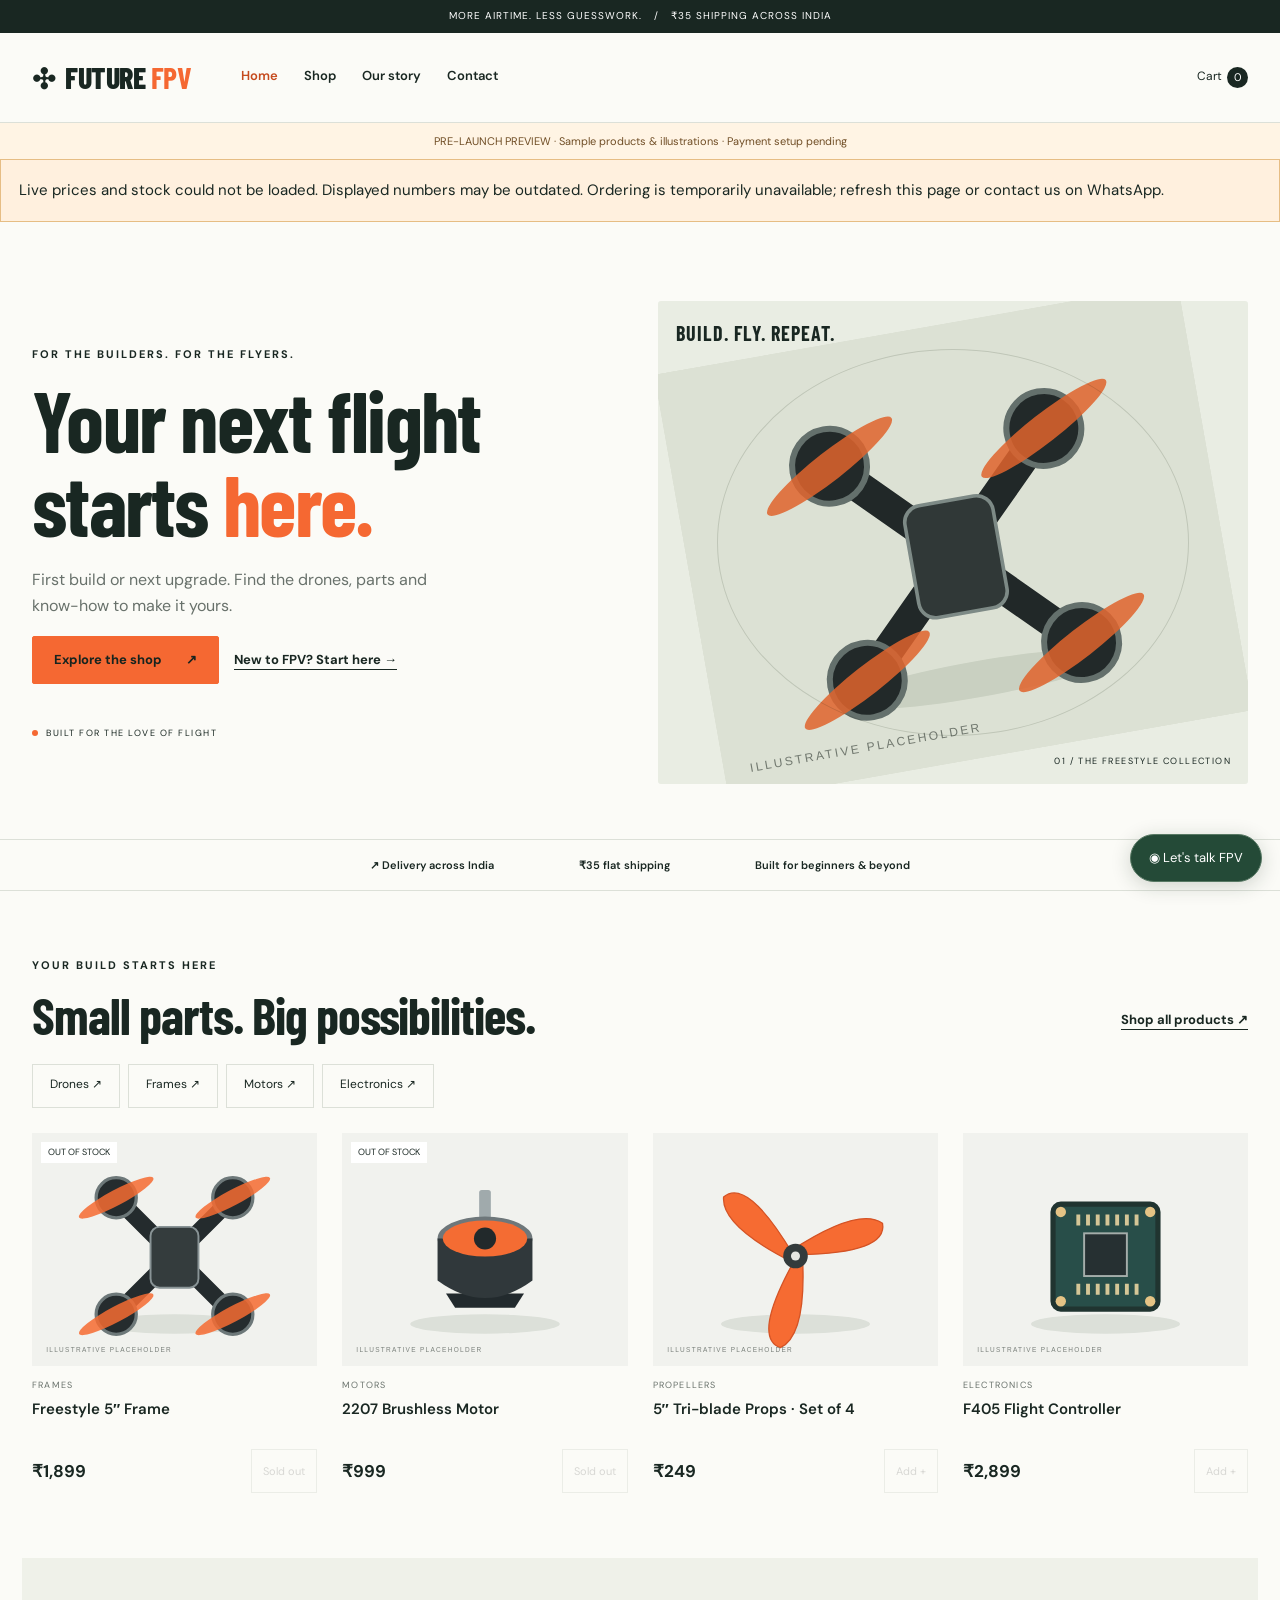
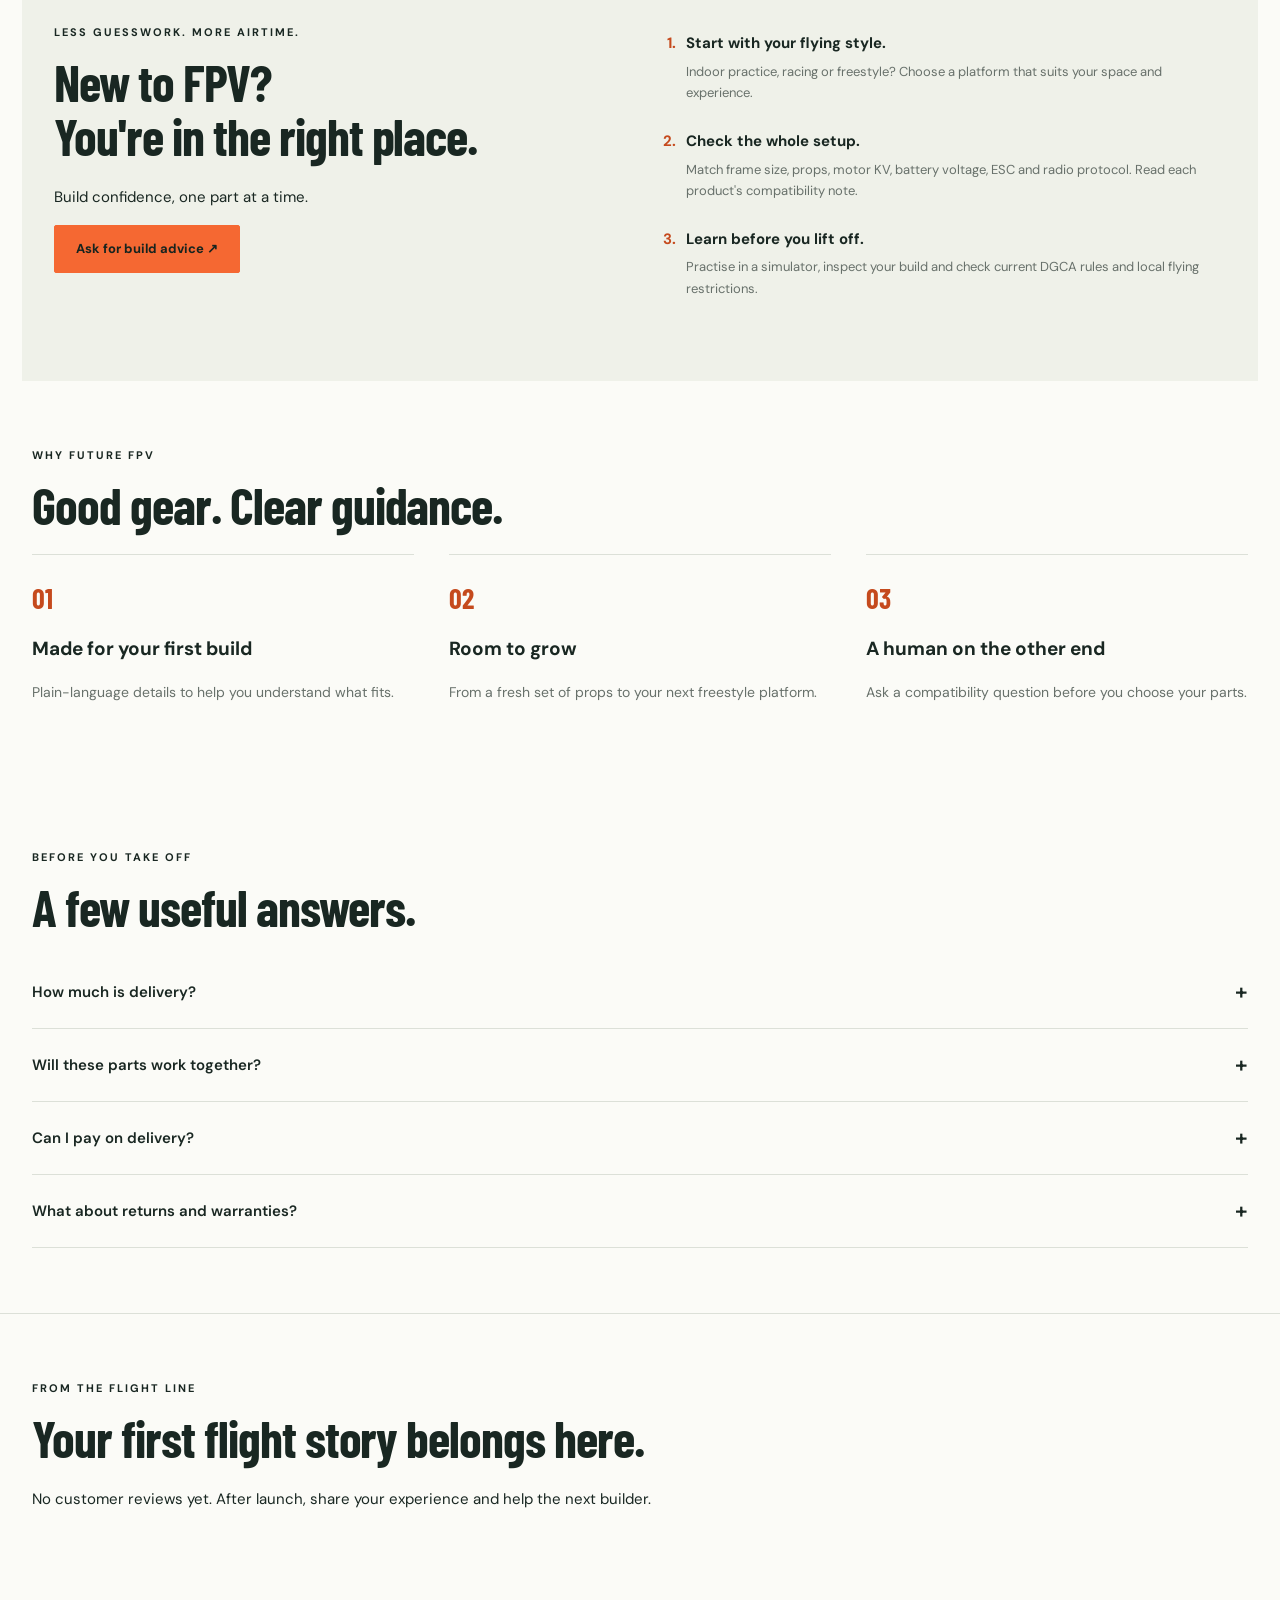
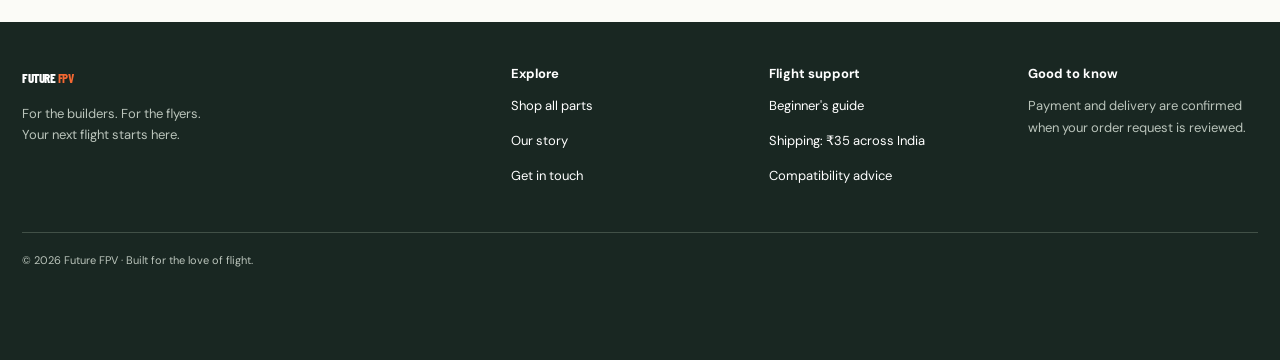
<file: index.html>
<!doctype html>
<html lang="en-IN"><head><meta charset="utf-8"><meta name="viewport" content="width=device-width, initial-scale=1"><title>FPV Drones & Parts in India | Future FPV</title><meta name="description" content="Discover FPV drones, frames, motors and parts for your next build. Beginner-friendly guidance and ₹35 delivery across India."><meta property="og:title" content="FPV Drones & Parts in India | Future FPV"><meta property="og:description" content="Discover FPV drones, frames, motors and parts for your next build. Beginner-friendly guidance and ₹35 delivery across India."><meta property="og:type" content="website"><meta property="og:image" content="images/social.svg"><meta property="og:site_name" content="Future FPV"><meta name="theme-color" content="#182420"><link rel="icon" href="images/product-1.svg" type="image/svg+xml"><link rel="preload" href="fonts/dm-sans-latin.woff2" as="font" type="font/woff2" crossorigin><link rel="preload" href="fonts/barlow-condensed-700-latin.woff2" as="font" type="font/woff2" crossorigin><link rel="stylesheet" href="css/style.css"><script src="js/products.js" defer></script><script src="js/catalogue.js" defer></script><script src="js/main.js" defer></script></head><body data-page="index"><a class="skip-link" href="#main">Skip to content</a><div id="site-header"></div><main id="main"><section class="hero"><div class="hero-copy"><p class="eyebrow">FOR THE BUILDERS. FOR THE FLYERS.</p><h1>Your next flight<br>starts <em>here.</em></h1><p>First build or next upgrade. Find the drones, parts and know-how to make it yours.</p><div class="actions"><a class="button" href="shop.html">Explore the shop <span>↗</span></a><a class="text-link" href="#guide">New to FPV? Start here →</a></div><div class="hero-note"><span class="orange-dot"></span> BUILT FOR THE LOVE OF FLIGHT</div></div><div class="hero-art"><img src="images/product-1.svg" alt="Illustrative five-inch FPV quadcopter frame with orange propellers" width="440" height="360" fetchpriority="high" decoding="async"><span class="art-label">BUILD. FLY. REPEAT.</span><span class="art-caption">01 / THE FREESTYLE COLLECTION</span></div></section><div class="benefit-strip"><span>↗ Delivery across India</span><span>₹35 flat shipping</span><span>Built for beginners & beyond</span></div><section class="section"><div class="section-heading"><div><p class="eyebrow">YOUR BUILD STARTS HERE</p><h2>Small parts. Big possibilities.</h2></div><a class="text-link" href="shop.html">Shop all products ↗</a></div><div class="category-links"><a href="shop.html?category=Drones">Drones ↗</a><a href="shop.html?category=Frames">Frames ↗</a><a href="shop.html?category=Motors">Motors ↗</a><a href="shop.html?category=Electronics">Electronics ↗</a></div><div id="featured-products" class="product-grid"></div></section><section class="guide section" id="guide"><div><p class="eyebrow">LESS GUESSWORK. MORE AIRTIME.</p><h2>New to FPV?<br>You're in the right place.</h2><p>Build confidence, one part at a time.</p><a class="button" href="contact.html">Ask for build advice ↗</a></div><ol><li><strong>Start with your flying style.</strong><p>Indoor practice, racing or freestyle? Choose a platform that suits your space and experience.</p></li><li><strong>Check the whole setup.</strong><p>Match frame size, props, motor KV, battery voltage, ESC and radio protocol. Read each product's compatibility note.</p></li><li><strong>Learn before you lift off.</strong><p>Practise in a simulator, inspect your build and check current DGCA rules and local flying restrictions.</p></li></ol></section><section class="section"><p class="eyebrow">WHY FUTURE FPV</p><h2>Good gear. Clear guidance.</h2><div class="three-grid"><article><span class="feature-icon">01</span><h3>Made for your first build</h3><p>Plain-language details to help you understand what fits.</p></article><article><span class="feature-icon">02</span><h3>Room to grow</h3><p>From a fresh set of props to your next freestyle platform.</p></article><article><span class="feature-icon">03</span><h3>A human on the other end</h3><p>Ask a compatibility question before you choose your parts.</p></article></div></section><section class="section faq"><p class="eyebrow">BEFORE YOU TAKE OFF</p><h2>A few useful answers.</h2><details><summary>How much is delivery?</summary><p>₹35 per order across India. Delivery times and serviceability will be confirmed before dispatch.</p></details><details><summary>Will these parts work together?</summary><p>Read the compatibility note on each product and ask us to check your complete parts list before ordering.</p></details><details><summary>Can I pay on delivery?</summary><p>Choose cash on delivery at checkout. Availability is confirmed when your order is reviewed.</p></details><details><summary>What about returns and warranties?</summary><p>Return eligibility and warranty terms are not yet configured. Ask us for written terms before placing a live order.</p></details></section><section class="section review-section"><p class="eyebrow">FROM THE FLIGHT LINE</p><h2>Your first flight story belongs here.</h2><p>No customer reviews yet. After launch, share your experience and help the next builder.</p></section></main><div id="site-footer"></div><button id="whatsapp-float" class="whatsapp-float" aria-label="Chat with Future FPV on WhatsApp">◉ <span>Let's talk FPV</span></button><div id="toast" class="toast" role="status" aria-live="polite"></div><noscript><p class="notice">Please enable JavaScript to use product listings, your cart and checkout.</p></noscript></body></html>
</file>
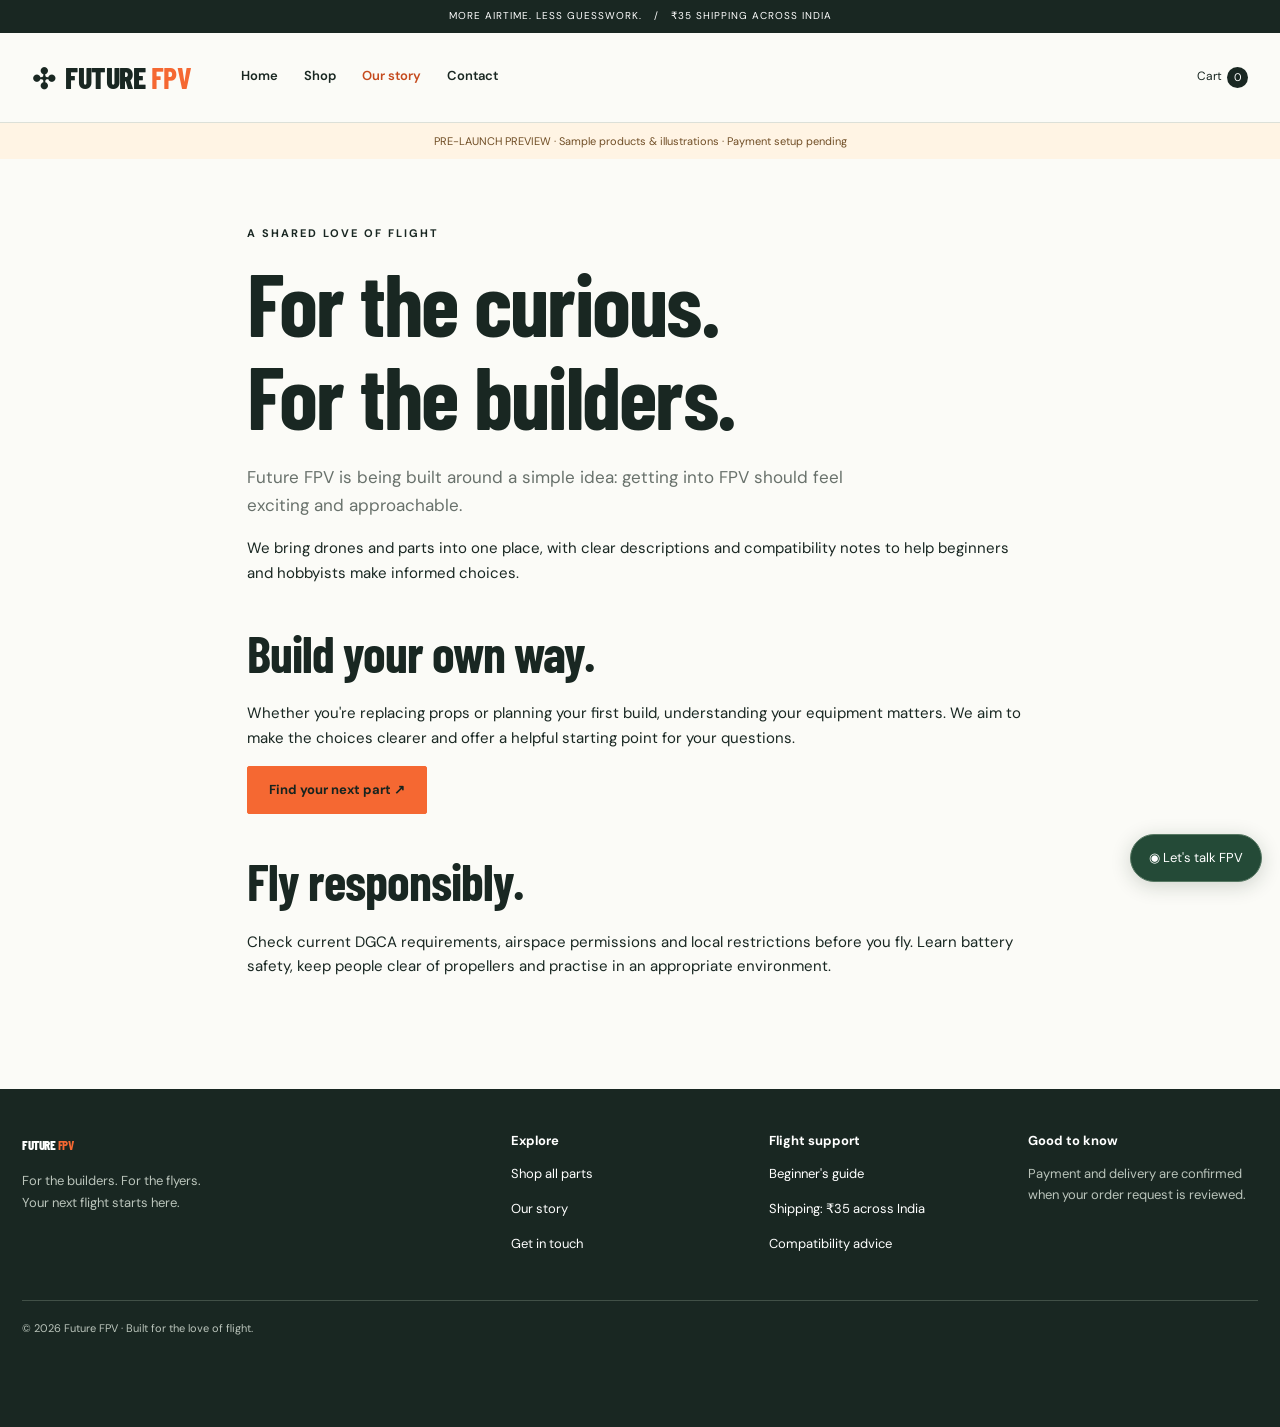
<file: about.html>
<!doctype html>
<html lang="en-IN"><head><meta charset="utf-8"><meta name="viewport" content="width=device-width, initial-scale=1"><title>Our Story | Future FPV</title><meta name="description" content="Meet Future FPV, a drone and FPV parts store for beginners and hobbyist builders across India."><meta property="og:title" content="Our Story | Future FPV"><meta property="og:description" content="Meet Future FPV, a drone and FPV parts store for beginners and hobbyist builders across India."><meta property="og:type" content="website"><meta property="og:image" content="images/social.svg"><meta property="og:site_name" content="Future FPV"><meta name="theme-color" content="#182420"><link rel="icon" href="images/product-1.svg" type="image/svg+xml"><link rel="preload" href="fonts/dm-sans-latin.woff2" as="font" type="font/woff2" crossorigin><link rel="preload" href="fonts/barlow-condensed-700-latin.woff2" as="font" type="font/woff2" crossorigin><link rel="stylesheet" href="css/style.css"><script src="js/products.js" defer></script><script src="js/main.js" defer></script></head><body data-page="about"><a class="skip-link" href="#main">Skip to content</a><div id="site-header"></div><main id="main"><section class="section narrow"><p class="eyebrow">A SHARED LOVE OF FLIGHT</p><h1>For the curious.<br>For the builders.</h1><p class="intro">Future FPV is being built around a simple idea: getting into FPV should feel exciting and approachable.</p><p>We bring drones and parts into one place, with clear descriptions and compatibility notes to help beginners and hobbyists make informed choices.</p><h2>Build your own way.</h2><p>Whether you're replacing props or planning your first build, understanding your equipment matters. We aim to make the choices clearer and offer a helpful starting point for your questions.</p><a class="button" href="shop.html">Find your next part ↗</a><h2>Fly responsibly.</h2><p>Check current DGCA requirements, airspace permissions and local restrictions before you fly. Learn battery safety, keep people clear of propellers and practise in an appropriate environment.</p></section></main><div id="site-footer"></div><button id="whatsapp-float" class="whatsapp-float" aria-label="Chat with Future FPV on WhatsApp">◉ <span>Let's talk FPV</span></button><div id="toast" class="toast" role="status" aria-live="polite"></div><noscript><p class="notice">Please enable JavaScript to use product listings, your cart and checkout.</p></noscript></body></html>
</file>
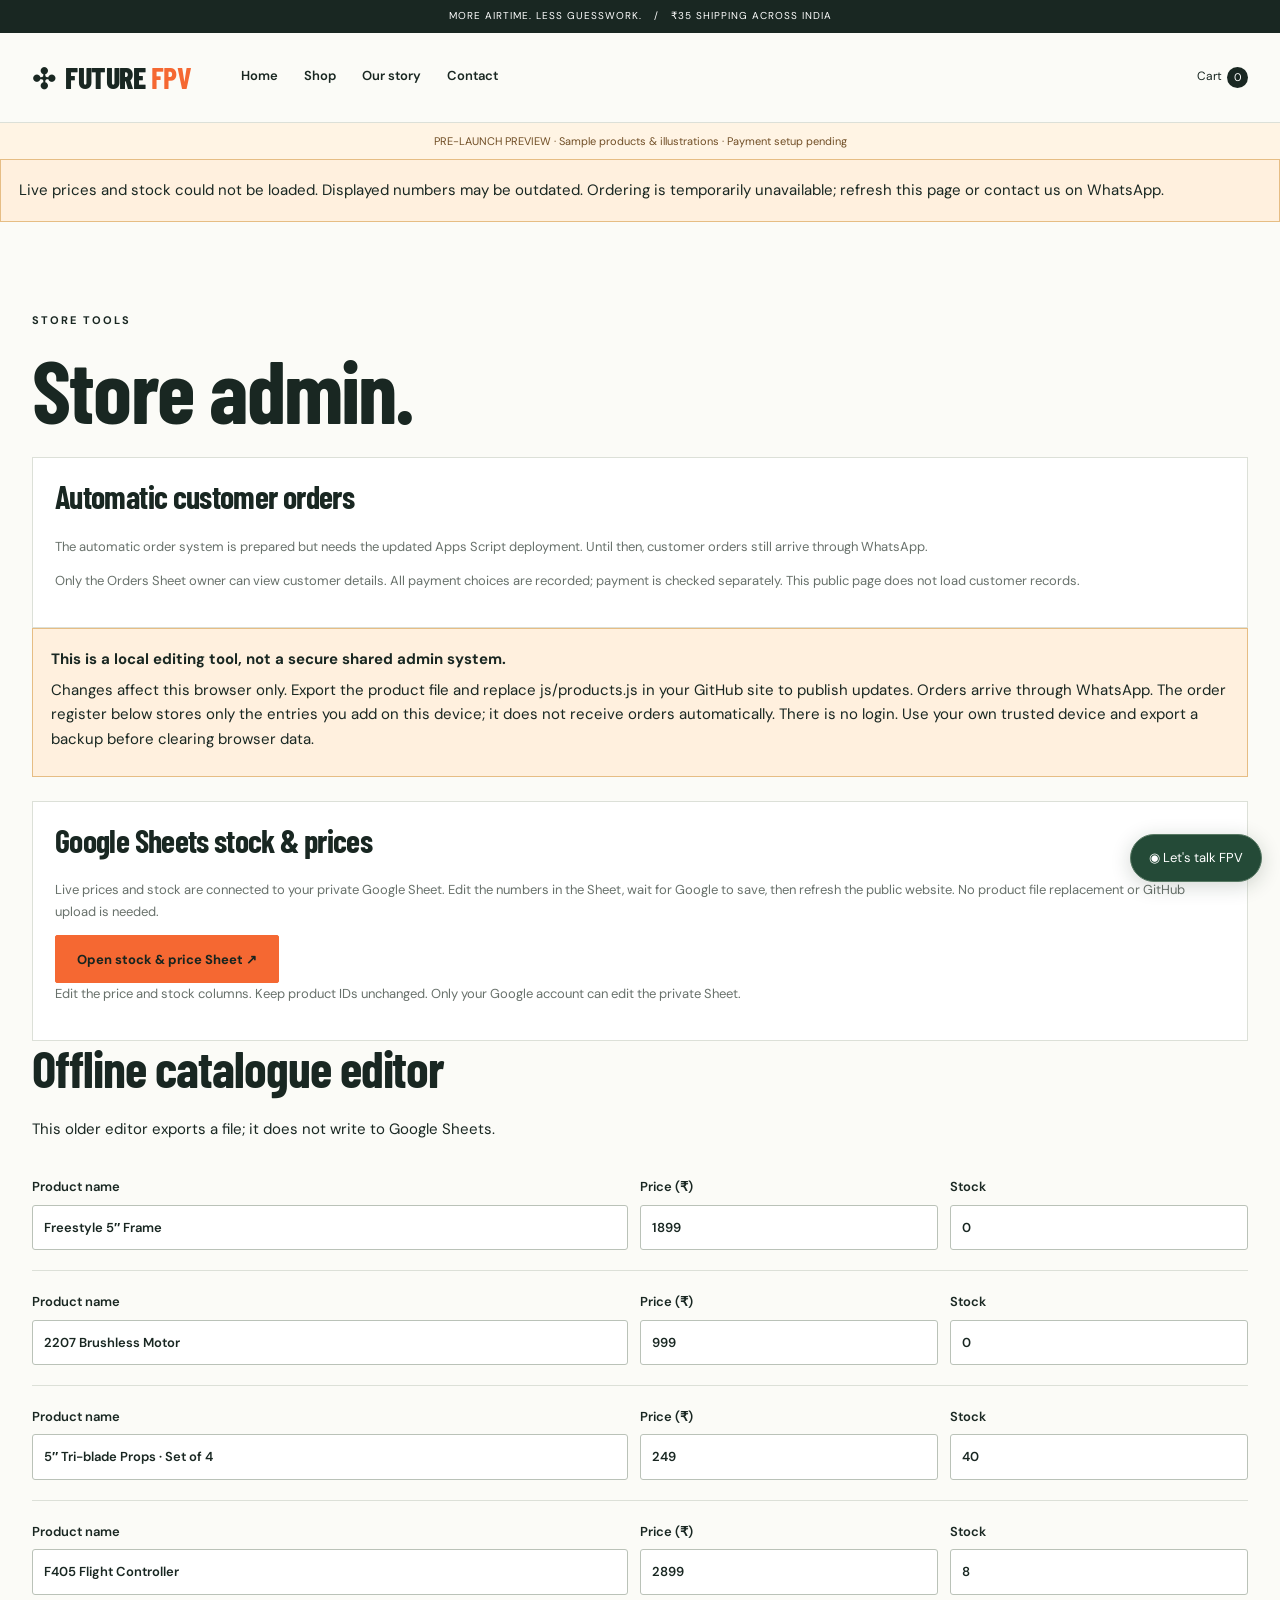
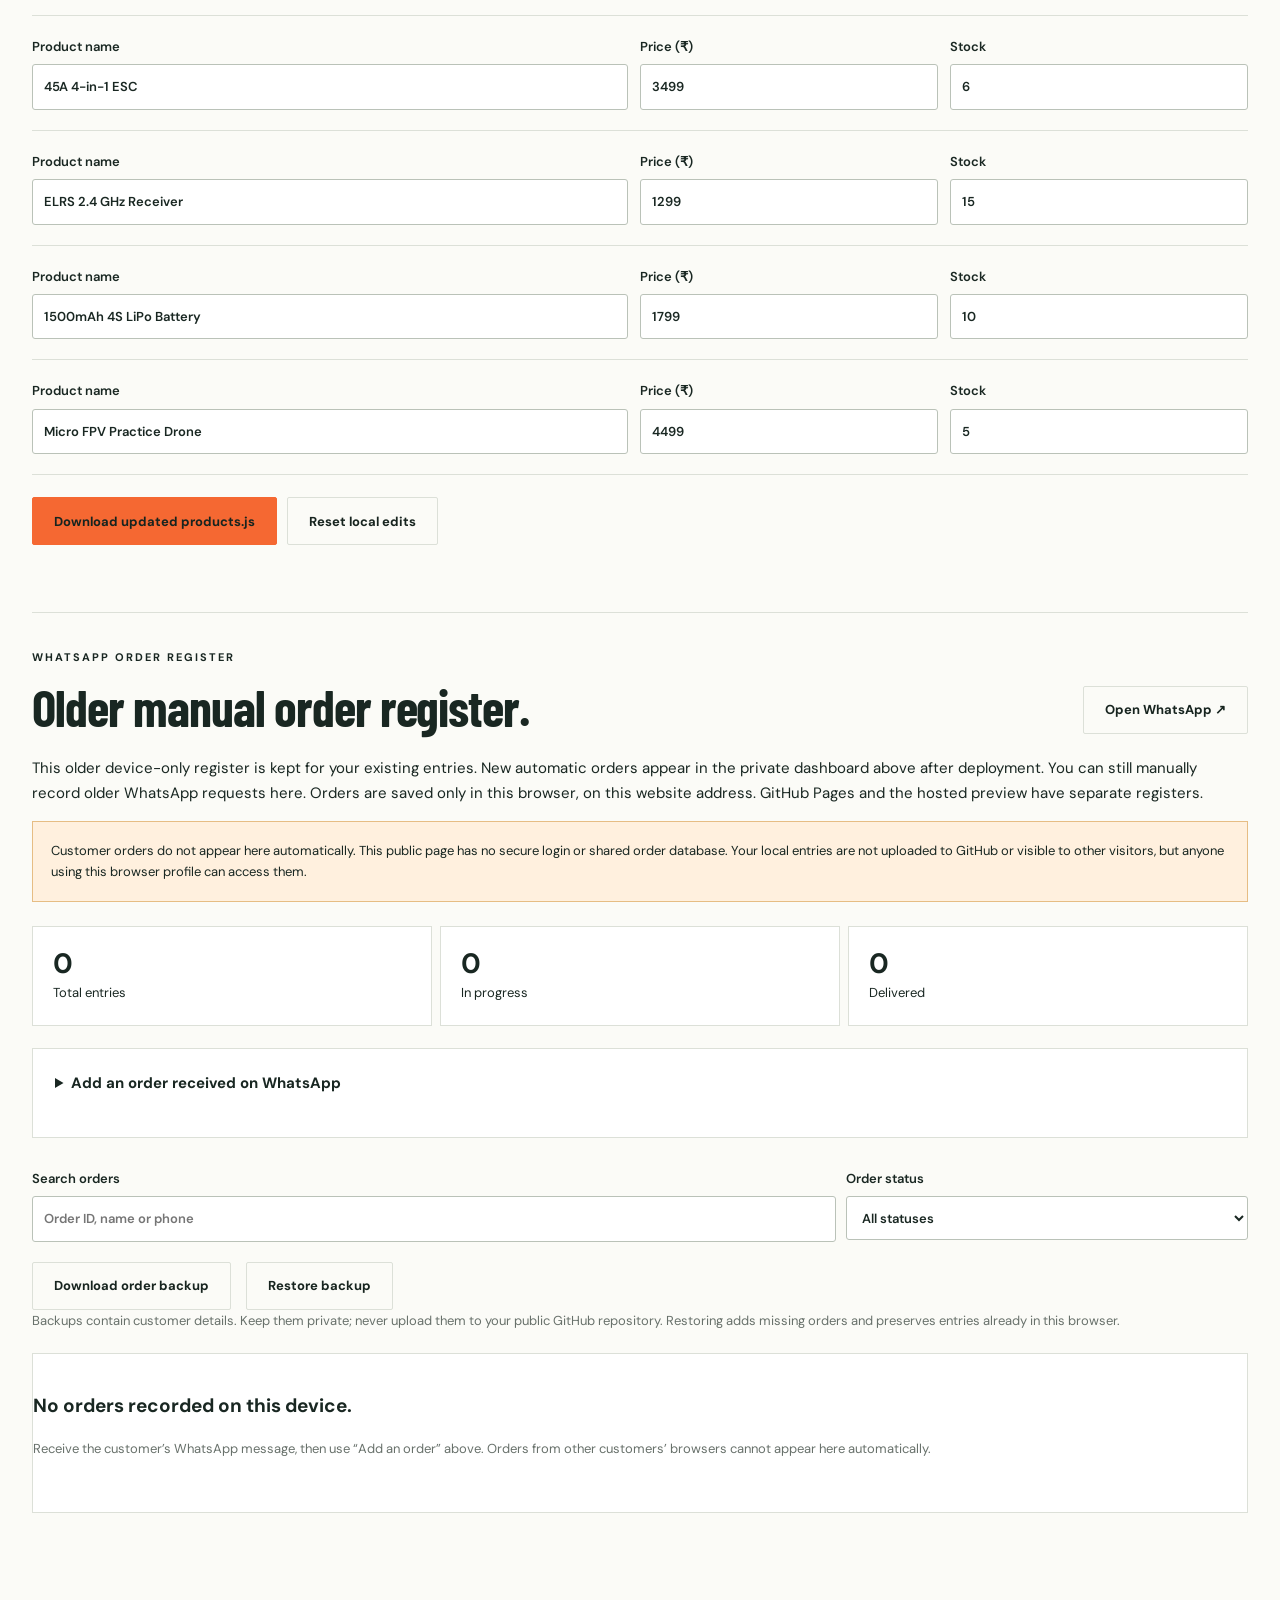
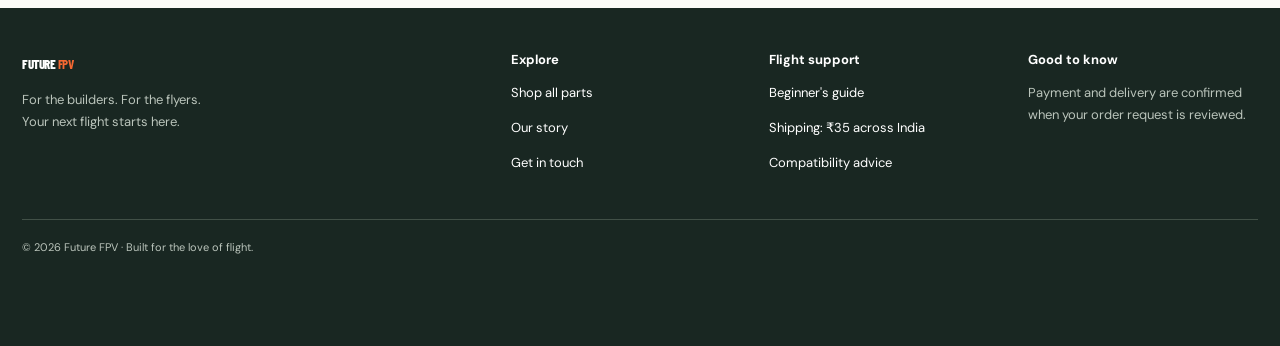
<file: admin.html>
<!doctype html>
<html lang="en-IN"><head><meta charset="utf-8"><meta name="viewport" content="width=device-width, initial-scale=1"><title>Store Admin | Future FPV</title><meta name="description" content="Local inventory editing and a manual WhatsApp order register for Future FPV."><meta property="og:title" content="Store Admin | Future FPV"><meta property="og:description" content="Local inventory editing and a manual WhatsApp order register for Future FPV."><meta property="og:type" content="website"><meta property="og:image" content="images/social.svg"><meta property="og:site_name" content="Future FPV"><meta name="theme-color" content="#182420"><meta name="robots" content="noindex,nofollow"><link rel="icon" href="images/product-1.svg" type="image/svg+xml"><link rel="preload" href="fonts/dm-sans-latin.woff2" as="font" type="font/woff2" crossorigin><link rel="preload" href="fonts/barlow-condensed-700-latin.woff2" as="font" type="font/woff2" crossorigin><link rel="stylesheet" href="css/style.css"><script src="js/products.js" defer></script><script src="js/catalogue.js" defer></script><script src="js/main.js" defer></script><script src="js/admin-orders.js" defer></script></head><body data-page="admin"><a class="skip-link" href="#main">Skip to content</a><div id="site-header"></div><main id="main"><section class="section"><p class="eyebrow">STORE TOOLS</p><h1>Store admin.</h1><section class="panel"><h2>Automatic customer orders</h2><p id="private-orders-status">The automatic order system is prepared but needs the updated Apps Script deployment. Until then, customer orders still arrive through WhatsApp.</p><a id="private-orders-link" class="button" hidden target="_blank" rel="noopener noreferrer">Open private order dashboard ↗</a><p>Only the Orders Sheet owner can view customer details. All payment choices are recorded; payment is checked separately. This public page does not load customer records.</p></section><div class="notice"><strong>This is a local editing tool, not a secure shared admin system.</strong><p>Changes affect this browser only. Export the product file and replace js/products.js in your GitHub site to publish updates. Orders arrive through WhatsApp. The order register below stores only the entries you add on this device; it does not receive orders automatically. There is no login. Use your own trusted device and export a backup before clearing browser data.</p></div><section class="panel"><h2>Google Sheets stock &amp; prices</h2><p>Live prices and stock are connected to your private Google Sheet. Edit the numbers in the Sheet, wait for Google to save, then refresh the public website. No product file replacement or GitHub upload is needed.</p><a class="button" href="https://docs.google.com/spreadsheets/d/14vTExbmQ6j0hCeJB1Q88zEUmSDKMyMLfN0wixPqQD6I/edit" target="_blank" rel="noopener noreferrer">Open stock &amp; price Sheet ↗</a><p>Edit the price and stock columns. Keep product IDs unchanged. Only your Google account can edit the private Sheet.</p></section><h2>Offline catalogue editor</h2><p>This older editor exports a file; it does not write to Google Sheets.</p><div id="admin-products"></div><button id="export-products" class="button">Download updated products.js</button><button id="reset-products" class="button secondary">Reset local edits</button><p id="admin-status" role="status"></p><section class="orders-section" aria-labelledby="orders-heading"><div class="section-heading"><div><p class="eyebrow">WHATSAPP ORDER REGISTER</p><h2 id="orders-heading">Older manual order register.</h2></div><a class="button secondary" href="https://web.whatsapp.com/" target="_blank" rel="noopener noreferrer">Open WhatsApp ↗</a></div><p>This older device-only register is kept for your existing entries. New automatic orders appear in the private dashboard above after deployment. You can still manually record older WhatsApp requests here. Orders are saved only in this browser, on this website address. GitHub Pages and the hosted preview have separate registers.</p><p class="notice">Customer orders do not appear here automatically. This public page has no secure login or shared order database. Your local entries are not uploaded to GitHub or visible to other visitors, but anyone using this browser profile can access them.</p><div class="order-stats" id="order-stats" aria-live="polite"></div><details class="panel"><summary>Add an order received on WhatsApp</summary><form id="order-form"><div class="order-form-grid"><label class="full-width">Customer order ID (optional)<input name="orderId" maxlength="73" pattern="FF-[A-Za-z0-9-]{1,70}" placeholder="Copy the FF-… ID from the customer’s WhatsApp message"><span class="muted">Leave empty to generate an ID for an older order.</span></label><label>Customer name<input name="customer" required maxlength="100" autocomplete="off"></label><label>Customer phone<input name="phone" type="tel" required pattern="[+0-9 ()-]{10,20}" maxlength="20" autocomplete="off"></label><label class="full-width">Delivery address<textarea name="address" required minlength="10" maxlength="500" autocomplete="off"></textarea></label><label class="full-width">Products and quantities<textarea name="items" required maxlength="2000" placeholder="Example: 2 × Tri-blade Props — ₹498"></textarea></label><label>Total including delivery (₹)<input name="total" type="number" min="0.01" step="0.01" required></label><label>Payment method<select name="payment"><option>Cash on delivery</option><option>UPI</option><option>Razorpay</option></select></label></div><label class="checkbox"><input type="checkbox" required> I understand this saves customer details only in this browser on this device.</label><button class="button" type="submit">Save order</button><p id="order-save-status" role="status"></p></form></details><div class="shop-tools order-tools"><label>Search orders<input id="order-search" type="search" placeholder="Order ID, name or phone"></label><label>Order status<select id="order-filter"><option value="">All statuses</option><option>New</option><option>Confirmed</option><option>Packed</option><option>Shipped</option><option>Delivered</option><option>Cancelled</option></select></label></div><div class="actions order-backups"><button class="button secondary" id="export-orders">Download order backup</button><label class="button secondary restore-label">Restore backup<input type="file" id="import-orders" accept="application/json,.json"></label></div><p class="muted">Backups contain customer details. Keep them private; never upload them to your public GitHub repository. Restoring adds missing orders and preserves entries already in this browser.</p><p id="order-status" role="status"></p><div id="order-list" class="order-list"></div></section></section></main><div id="site-footer"></div><button id="whatsapp-float" class="whatsapp-float" aria-label="Chat with Future FPV on WhatsApp">◉ <span>Let's talk FPV</span></button><div id="toast" class="toast" role="status" aria-live="polite"></div><noscript><p class="notice">Please enable JavaScript to use product listings, your cart and checkout.</p></noscript></body></html>
</file>
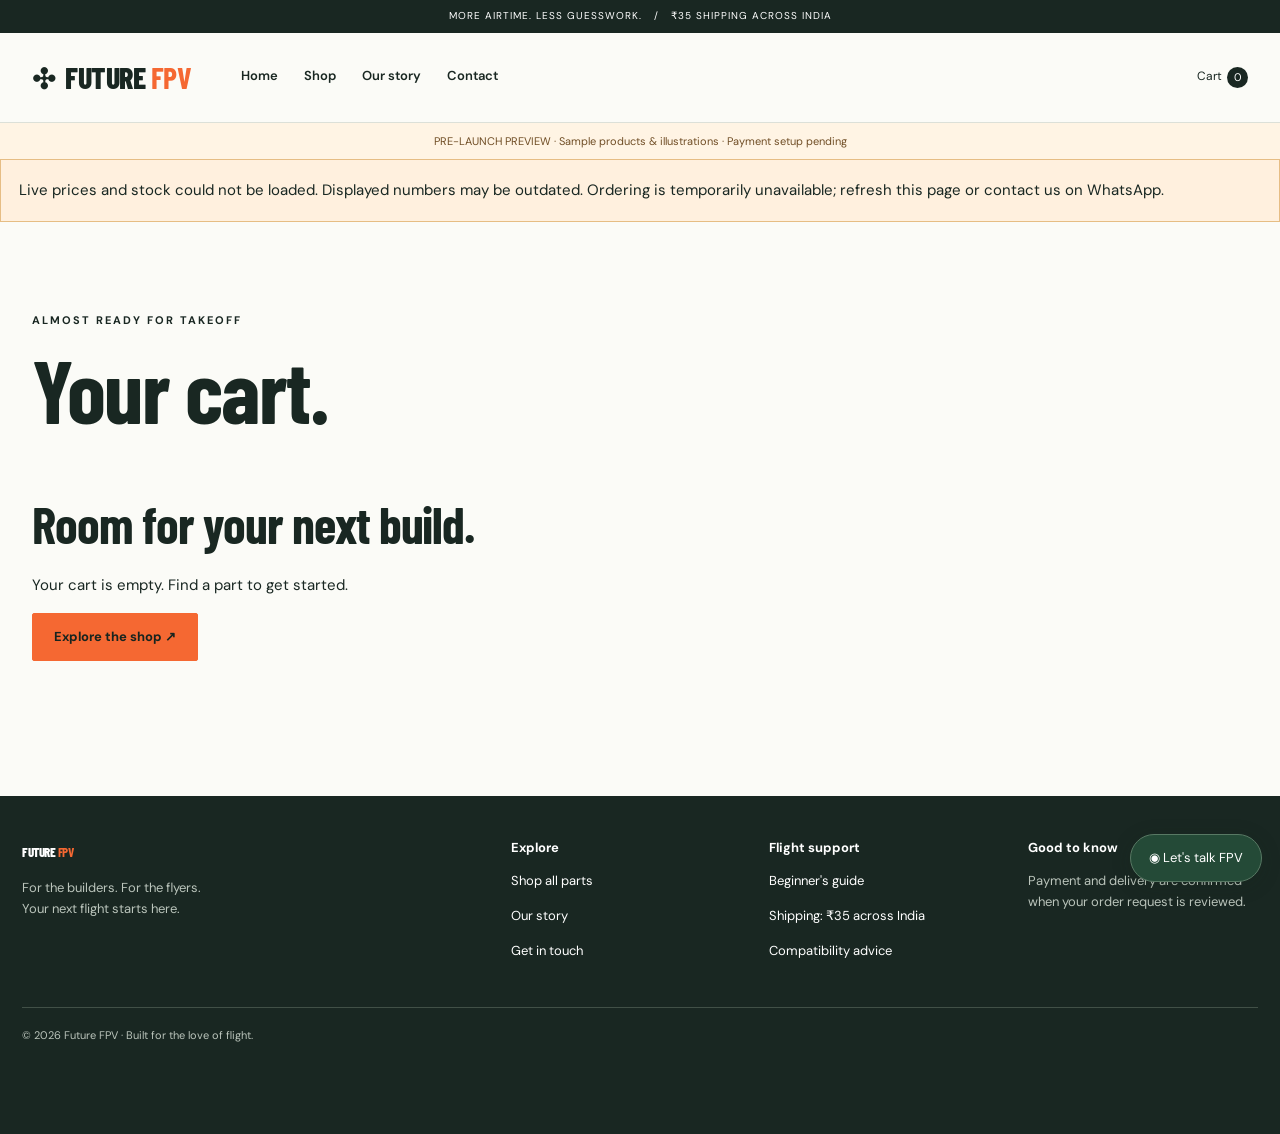
<file: cart.html>
<!doctype html>
<html lang="en-IN"><head><meta charset="utf-8"><meta name="viewport" content="width=device-width, initial-scale=1"><title>Your Cart & Checkout | Future FPV</title><meta name="description" content="Review your FPV cart and prepare your order through WhatsApp. Flat ₹35 shipping across India."><meta property="og:title" content="Your Cart & Checkout | Future FPV"><meta property="og:description" content="Review your FPV cart and prepare your order through WhatsApp. Flat ₹35 shipping across India."><meta property="og:type" content="website"><meta property="og:image" content="images/social.svg"><meta property="og:site_name" content="Future FPV"><meta name="theme-color" content="#182420"><link rel="icon" href="images/product-1.svg" type="image/svg+xml"><link rel="preload" href="fonts/dm-sans-latin.woff2" as="font" type="font/woff2" crossorigin><link rel="preload" href="fonts/barlow-condensed-700-latin.woff2" as="font" type="font/woff2" crossorigin><link rel="stylesheet" href="css/style.css"><script src="js/products.js" defer></script><script src="js/catalogue.js" defer></script><script src="js/orders-api.js" defer></script><script src="js/main.js" defer></script></head><body data-page="cart"><a class="skip-link" href="#main">Skip to content</a><div id="site-header"></div><main id="main"><section class="section"><p class="eyebrow">ALMOST READY FOR TAKEOFF</p><h1>Your cart.</h1><div id="cart-content"></div><div id="checkout-area" hidden><div class="checkout-grid"><form id="checkout-form" class="panel"><h2>Delivery details</h2><p id="checkout-instructions">Send your order request on WhatsApp. Stock, delivery and payment are confirmed by the store.</p><label>Full name<input name="name" required maxlength="80" autocomplete="name"></label><label>Mobile number<input name="phone" type="tel" pattern="[6-9][0-9]{9}" placeholder="10-digit Indian mobile number" required autocomplete="tel"></label><label>Delivery address<textarea name="address" required minlength="10" maxlength="500" autocomplete="street-address" placeholder="House, street, area, city and state"></textarea></label><label>PIN code<input name="pincode" required pattern="[1-9][0-9]{5}" inputmode="numeric" maxlength="6" autocomplete="postal-code"></label><label>Payment preference<select name="payment" id="payment"><option value="Cash on delivery">Cash on delivery</option><option value="UPI">UPI</option><option value="Razorpay">Razorpay — UPI / cards / net banking</option></select></label><div id="payment-info" class="payment-info"></div><label class="checkbox"><input type="checkbox" required> I agree to share my delivery details with Future FPV to process this order. WhatsApp follow-up includes these details if I choose to send it.</label><button class="button" type="submit" id="place-order">Send order on WhatsApp ↗</button><p id="checkout-status" role="status"></p><div id="order-reference" class="payment-info" hidden><strong>Your order request ID</strong><p id="order-reference-value" class="order-reference-value"></p><p><span id="order-reference-note">Keep this ID for follow-up. It is included in your WhatsApp message. Please press Send in WhatsApp; the store must confirm your order.</span></p><button type="button" class="button secondary" id="new-order-reference">Start a separate order request</button></div><div id="saved-order-actions" hidden><a id="saved-order-whatsapp" class="button secondary" target="_blank" rel="noopener noreferrer">Send follow-up on WhatsApp ↗</a><div id="saved-order-payment" class="payment-info"></div></div></form><aside class="panel"><h3>What happens next?</h3><ol id="checkout-next-steps"><li>Check your order and delivery details.</li><li>Send the prepared WhatsApp message.</li><li>The store confirms stock, serviceability and payment.</li></ol><p>An order request does not confirm payment or charge your account. The store must confirm stock and delivery.</p><p>₹35 delivery across India. Return terms and dispatch times must be confirmed with the store.</p></aside></div></div></section></main><div id="site-footer"></div><button id="whatsapp-float" class="whatsapp-float" aria-label="Chat with Future FPV on WhatsApp">◉ <span>Let's talk FPV</span></button><div id="toast" class="toast" role="status" aria-live="polite"></div><noscript><p class="notice">Please enable JavaScript to use product listings, your cart and checkout.</p></noscript></body></html>
</file>
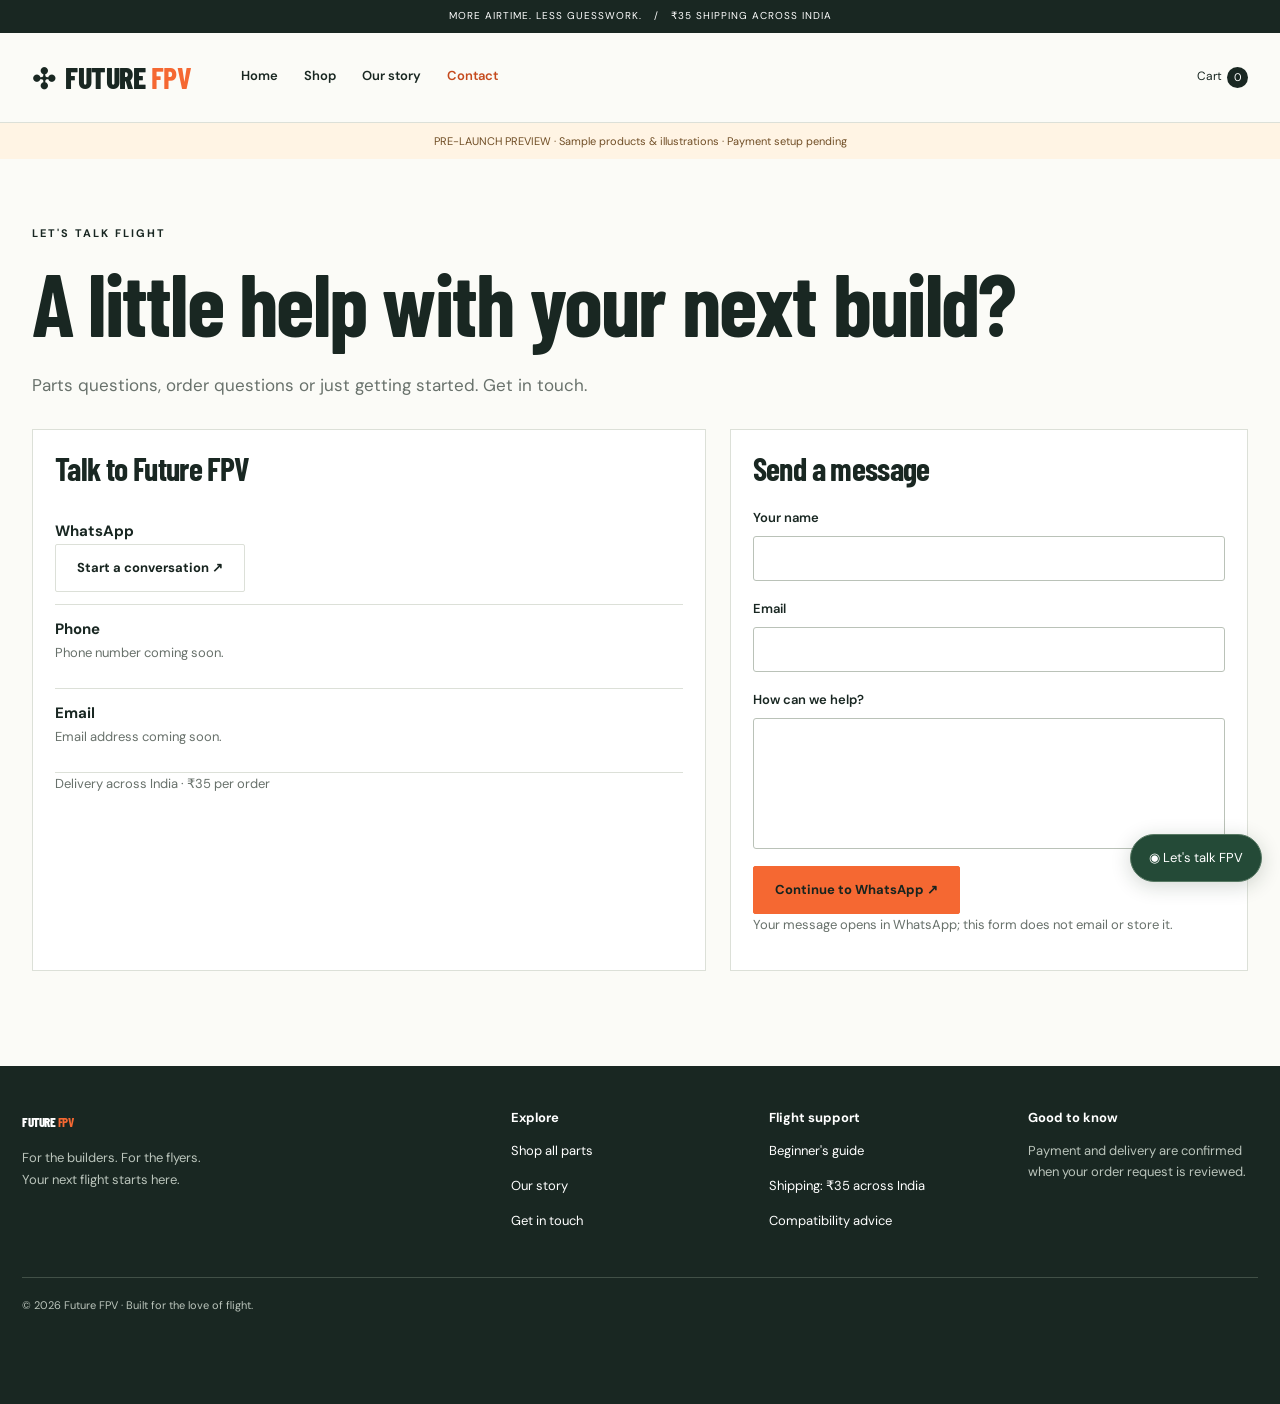
<file: contact.html>
<!doctype html>
<html lang="en-IN"><head><meta charset="utf-8"><meta name="viewport" content="width=device-width, initial-scale=1"><title>Contact & Build Advice | Future FPV</title><meta name="description" content="Ask Future FPV about drone parts, compatibility, shipping or your order through WhatsApp, phone, email or the contact form."><meta property="og:title" content="Contact & Build Advice | Future FPV"><meta property="og:description" content="Ask Future FPV about drone parts, compatibility, shipping or your order through WhatsApp, phone, email or the contact form."><meta property="og:type" content="website"><meta property="og:image" content="images/social.svg"><meta property="og:site_name" content="Future FPV"><meta name="theme-color" content="#182420"><link rel="icon" href="images/product-1.svg" type="image/svg+xml"><link rel="preload" href="fonts/dm-sans-latin.woff2" as="font" type="font/woff2" crossorigin><link rel="preload" href="fonts/barlow-condensed-700-latin.woff2" as="font" type="font/woff2" crossorigin><link rel="stylesheet" href="css/style.css"><script src="js/products.js" defer></script><script src="js/main.js" defer></script></head><body data-page="contact"><a class="skip-link" href="#main">Skip to content</a><div id="site-header"></div><main id="main"><section class="section"><p class="eyebrow">LET'S TALK FLIGHT</p><h1>A little help with your next build?</h1><p class="intro">Parts questions, order questions or just getting started. Get in touch.</p><div class="checkout-grid"><div id="contact-methods" class="panel"></div><form id="contact-form" class="panel"><h2>Send a message</h2><label>Your name<input name="name" required maxlength="80" autocomplete="name"></label><label>Email<input name="email" type="email" required autocomplete="email"></label><label>How can we help?<textarea name="message" required maxlength="2000" rows="5"></textarea></label><button class="button" type="submit">Continue to WhatsApp ↗</button><p class="muted">Your message opens in WhatsApp; this form does not email or store it.</p><p id="contact-status" role="status"></p></form></div></section></main><div id="site-footer"></div><button id="whatsapp-float" class="whatsapp-float" aria-label="Chat with Future FPV on WhatsApp">◉ <span>Let's talk FPV</span></button><div id="toast" class="toast" role="status" aria-live="polite"></div><noscript><p class="notice">Please enable JavaScript to use product listings, your cart and checkout.</p></noscript></body></html>
</file>
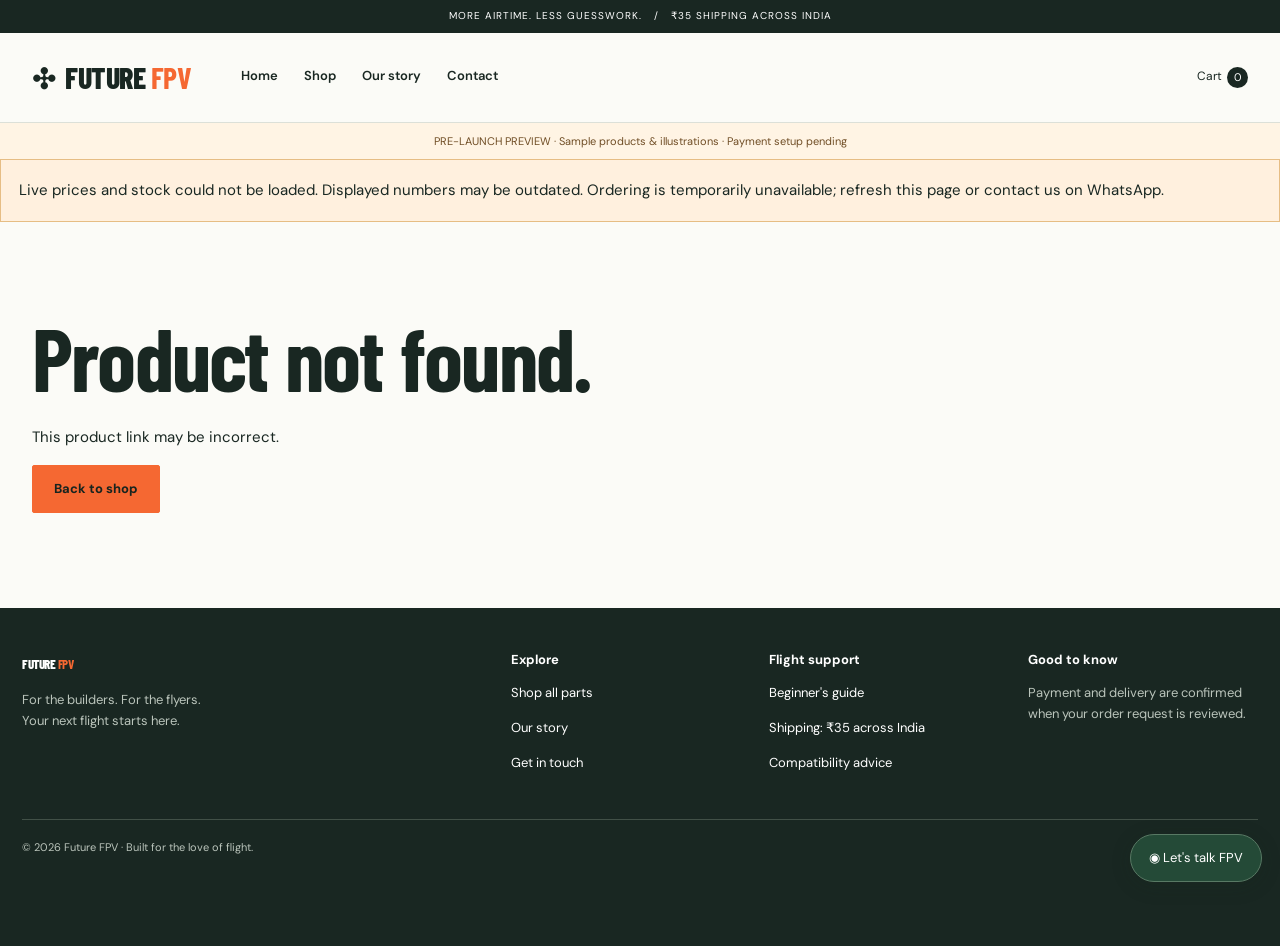
<file: product.html>
<!doctype html>
<html lang="en-IN"><head><meta charset="utf-8"><meta name="viewport" content="width=device-width, initial-scale=1"><title>FPV Product Details | Future FPV</title><meta name="description" content="Explore product specifications, compatibility, pricing and stock for Future FPV drone parts."><meta property="og:title" content="FPV Product Details | Future FPV"><meta property="og:description" content="Explore product specifications, compatibility, pricing and stock for Future FPV drone parts."><meta property="og:type" content="website"><meta property="og:image" content="images/social.svg"><meta property="og:site_name" content="Future FPV"><meta name="theme-color" content="#182420"><link rel="icon" href="images/product-1.svg" type="image/svg+xml"><link rel="preload" href="fonts/dm-sans-latin.woff2" as="font" type="font/woff2" crossorigin><link rel="preload" href="fonts/barlow-condensed-700-latin.woff2" as="font" type="font/woff2" crossorigin><link rel="stylesheet" href="css/style.css"><script src="js/products.js" defer></script><script src="js/catalogue.js" defer></script><script src="js/main.js" defer></script></head><body data-page="product"><a class="skip-link" href="#main">Skip to content</a><div id="site-header"></div><main id="main"><section class="section" id="product-detail"></section></main><div id="site-footer"></div><button id="whatsapp-float" class="whatsapp-float" aria-label="Chat with Future FPV on WhatsApp">◉ <span>Let's talk FPV</span></button><div id="toast" class="toast" role="status" aria-live="polite"></div><noscript><p class="notice">Please enable JavaScript to use product listings, your cart and checkout.</p></noscript></body></html>
</file>
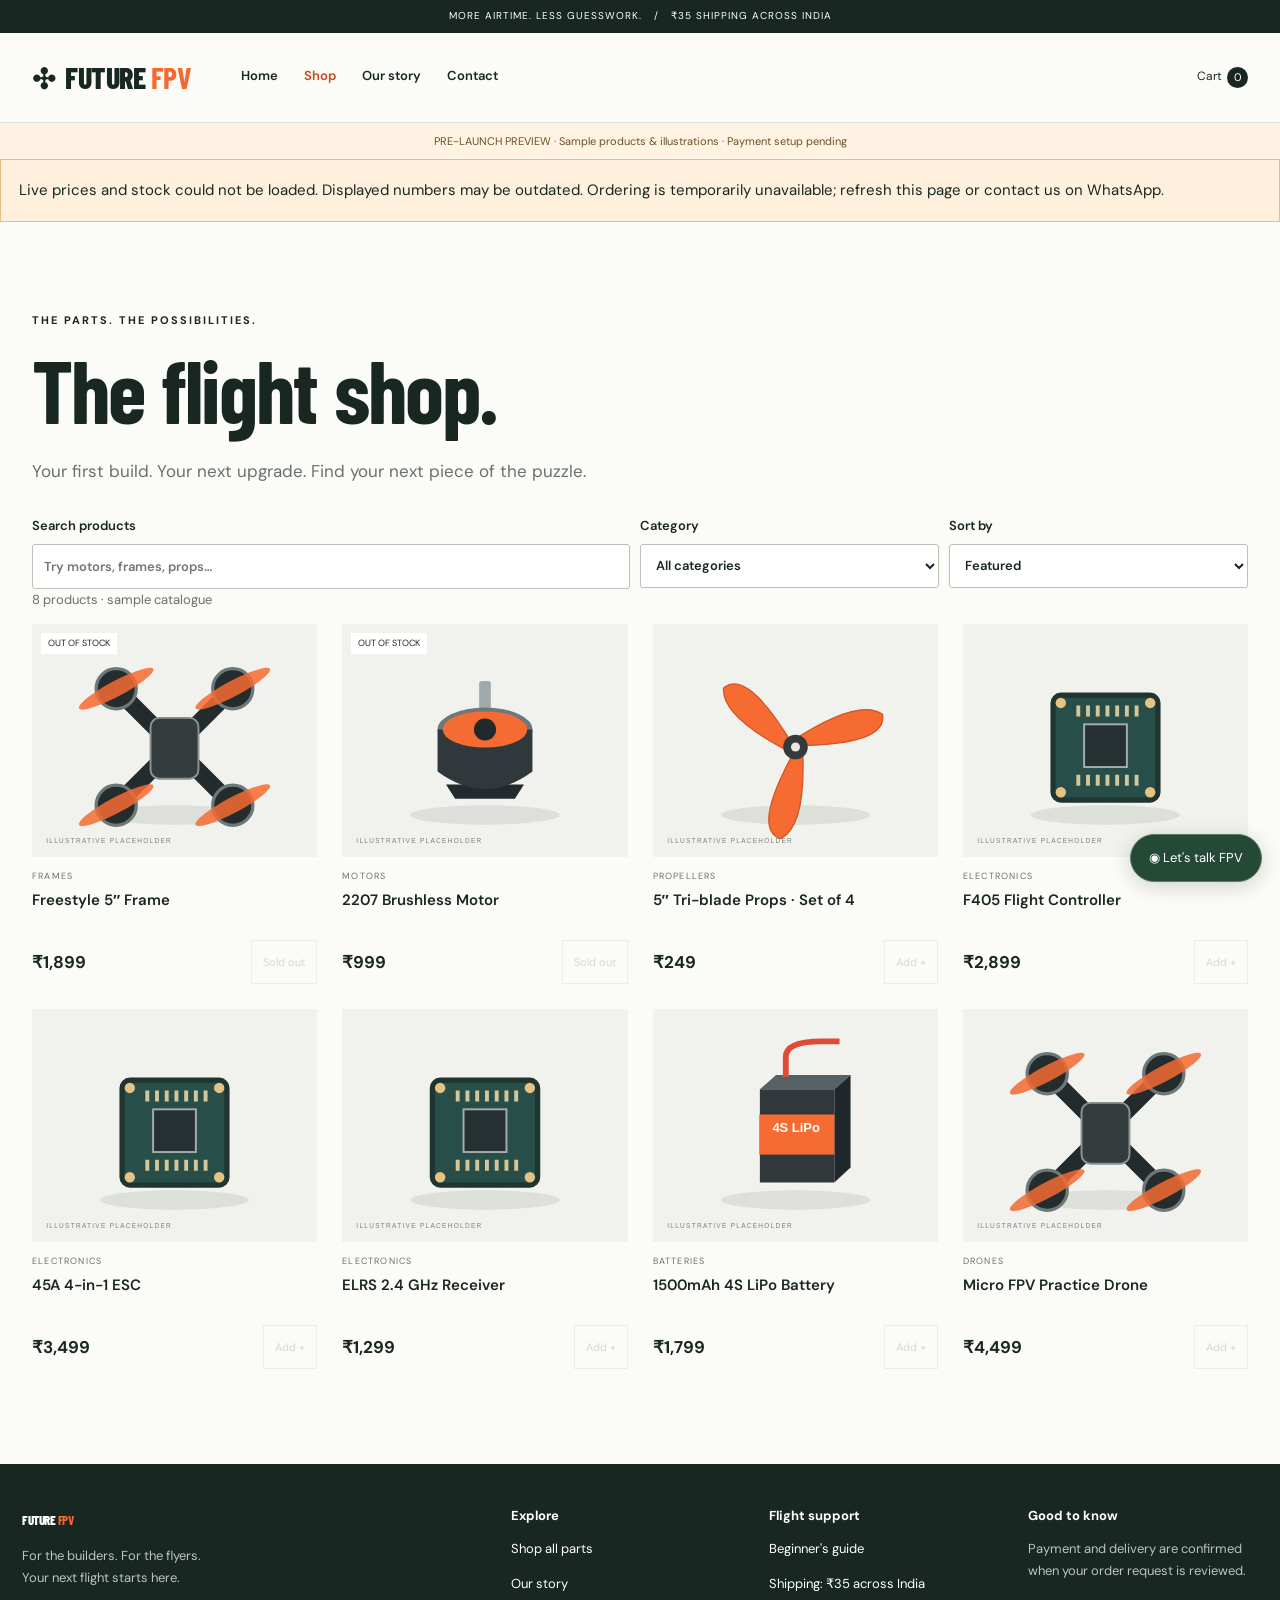
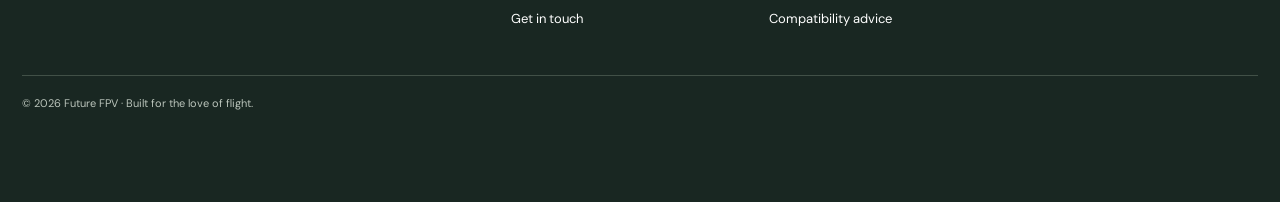
<file: shop.html>
<!doctype html>
<html lang="en-IN"><head><meta charset="utf-8"><meta name="viewport" content="width=device-width, initial-scale=1"><title>Shop Drones & FPV Parts | Future FPV</title><meta name="description" content="Browse sample FPV drones, frames, motors, propellers and electronics. Filter by category and find parts for your build."><meta property="og:title" content="Shop Drones & FPV Parts | Future FPV"><meta property="og:description" content="Browse sample FPV drones, frames, motors, propellers and electronics. Filter by category and find parts for your build."><meta property="og:type" content="website"><meta property="og:image" content="images/social.svg"><meta property="og:site_name" content="Future FPV"><meta name="theme-color" content="#182420"><link rel="icon" href="images/product-1.svg" type="image/svg+xml"><link rel="preload" href="fonts/dm-sans-latin.woff2" as="font" type="font/woff2" crossorigin><link rel="preload" href="fonts/barlow-condensed-700-latin.woff2" as="font" type="font/woff2" crossorigin><link rel="stylesheet" href="css/style.css"><script src="js/products.js" defer></script><script src="js/catalogue.js" defer></script><script src="js/main.js" defer></script></head><body data-page="shop"><a class="skip-link" href="#main">Skip to content</a><div id="site-header"></div><main id="main"><section class="section"><p class="eyebrow">THE PARTS. THE POSSIBILITIES.</p><h1>The flight shop.</h1><p class="intro">Your first build. Your next upgrade. Find your next piece of the puzzle.</p><div class="shop-tools"><label>Search products<input id="search" type="search" placeholder="Try motors, frames, props…"></label><label>Category<select id="category"><option value="">All categories</option><option>Drones</option><option>Frames</option><option>Motors</option><option>Propellers</option><option>Electronics</option><option>Batteries</option></select></label><label>Sort by<select id="sort"><option value="featured">Featured</option><option value="low">Price: low to high</option><option value="high">Price: high to low</option></select></label></div><p id="result-count" class="muted" aria-live="polite"></p><div id="shop-products" class="product-grid"></div></section></main><div id="site-footer"></div><button id="whatsapp-float" class="whatsapp-float" aria-label="Chat with Future FPV on WhatsApp">◉ <span>Let's talk FPV</span></button><div id="toast" class="toast" role="status" aria-live="polite"></div><noscript><p class="notice">Please enable JavaScript to use product listings, your cart and checkout.</p></noscript></body></html>
</file>
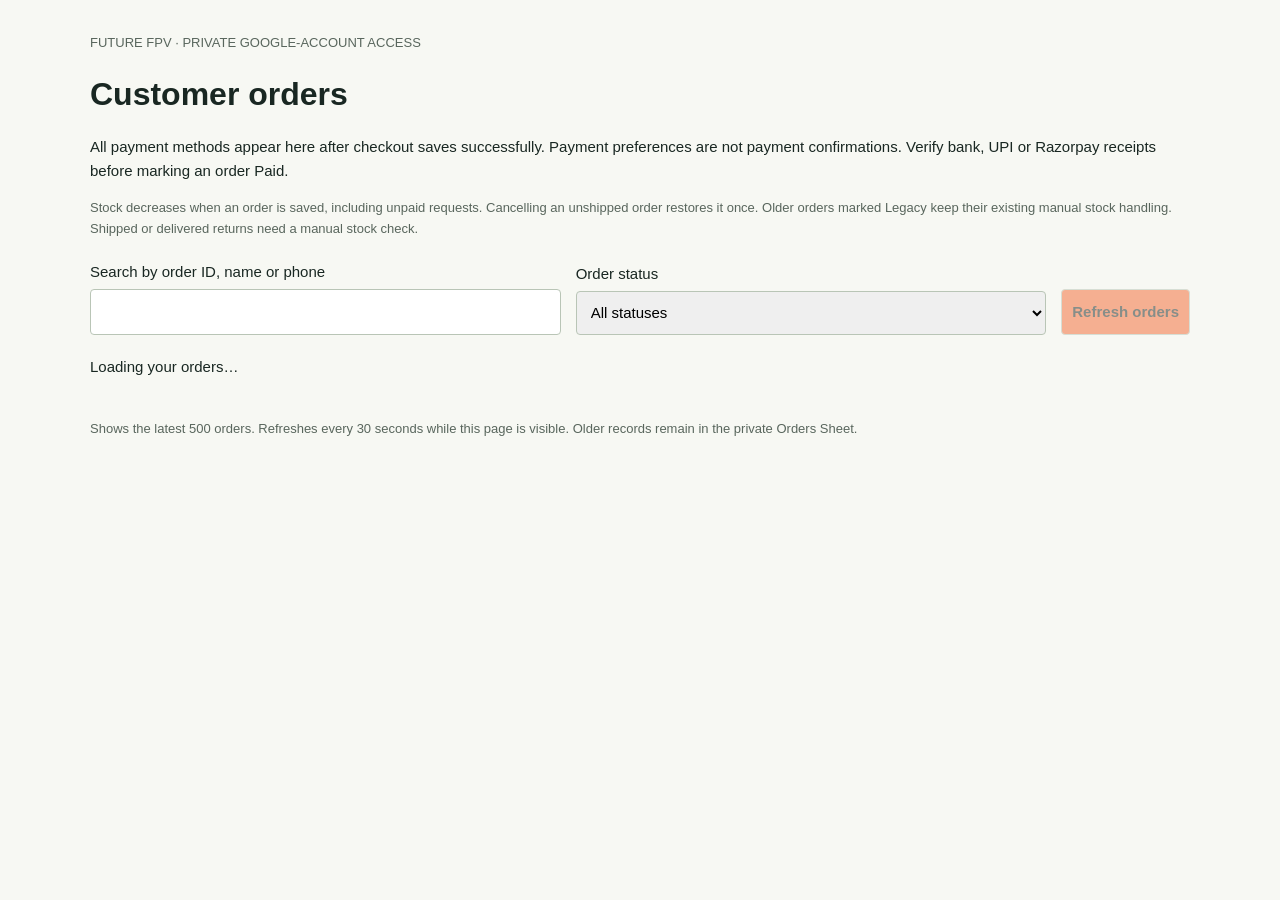
<file: integrations/google-sheets/OrdersAdmin.html>
<!doctype html><html lang="en"><head><base target="_top"><meta name="viewport" content="width=device-width, initial-scale=1"><meta name="robots" content="noindex,nofollow"><title>Future FPV — Private Orders</title><style>
*{box-sizing:border-box}body{font:15px/1.6 Arial,sans-serif;background:#f7f8f3;color:#192722;margin:0;padding:20px}main{max-width:1100px;margin:auto}h1{font-size:32px;line-height:1.2}button,input,select{font:inherit;min-height:44px;padding:10px;border:1px solid #b9c5b6;border-radius:4px}button{cursor:pointer;background:#f56832;color:#192722;font-weight:bold}button:disabled{opacity:.5;cursor:wait}label{display:grid;gap:5px}.toolbar,.controls,.stats{display:flex;flex-wrap:wrap;gap:15px;align-items:end;margin:20px 0}.toolbar label{flex:1;min-width:180px}.panel{background:white;border:1px solid #dce0d8;border-radius:6px;padding:20px;margin-bottom:15px}.head{display:flex;justify-content:space-between;flex-wrap:wrap;gap:12px}.muted{color:#59665d;font-size:13px}.preserve{white-space:pre-wrap;overflow-wrap:anywhere}#message{white-space:pre-wrap}.stats>span{background:#e9eee5;padding:12px 18px;border-radius:4px}a{color:#a13c17}button:focus-visible,input:focus-visible,select:focus-visible{outline:3px solid #e57840;outline-offset:3px}@media(max-width:400px){body{padding:12px}.panel{padding:15px}.controls>*{width:100%}}
</style></head><body><main><p class="muted">FUTURE FPV · PRIVATE GOOGLE-ACCOUNT ACCESS</p><h1>Customer orders</h1><p>All payment methods appear here after checkout saves successfully. Payment preferences are not payment confirmations. Verify bank, UPI or Razorpay receipts before marking an order Paid.</p><p class="muted">Stock decreases when an order is saved, including unpaid requests. Cancelling an unshipped order restores it once. Older orders marked Legacy keep their existing manual stock handling. Shipped or delivered returns need a manual stock check.</p><div class="toolbar"><label>Search by order ID, name or phone<input id="search" type="search"></label><label>Order status<select id="filter"><option value="">All statuses</option><option>New</option><option>Confirmed</option><option>Packed</option><option>Shipped</option><option>Delivered</option><option>Cancelled</option></select></label><button id="refresh">Refresh orders</button></div><p id="message" role="status">Loading your orders…</p><div id="stats" class="stats"></div><div id="orders"></div><p class="muted">Shows the latest 500 orders. Refreshes every 30 seconds while this page is visible. Older records remain in the private Orders Sheet.</p></main><script>
'use strict';
let orders=[],busy=false;
const $=id=>document.getElementById(id);
const statuses=['New','Confirmed','Packed','Shipped','Delivered','Cancelled'];
const paymentStates=['Unverified','Paid','Refunded'];
const money=n=>'₹'+Number(n).toLocaleString('en-IN',{maximumFractionDigits:2});
function el(tag,text,cls){const node=document.createElement(tag);if(text!==undefined)node.textContent=text;if(cls)node.className=cls;return node}
function render(){
 $('stats').replaceChildren(...[['Orders loaded',orders.length],['In progress',orders.filter(o=>!['Delivered','Cancelled'].includes(o.status)).length]].map(([label,n])=>el('span',label+': '+n)));
 const query=$('search').value.trim().toLowerCase();const filter=$('filter').value;
 const list=orders.filter(o=>(!filter||o.status===filter)&&`${o.id} ${o.customer} ${o.phone}`.toLowerCase().includes(query));
 $('orders').replaceChildren();
 if(!list.length){$('orders').append(el('p',orders.length?'No matching orders.':'No orders have been received yet.','panel'));return}
 list.forEach(o=>{
  const card=el('article',undefined,'panel');const head=el('div',undefined,'head');head.append(el('h2',o.id),el('strong',money(o.total)));card.append(head);
  card.append(el('p',new Date(o.createdAt).toLocaleString('en-IN',{timeZone:'Asia/Kolkata'})+' IST','muted'));
  card.append(el('h3',o.customer),el('p','Phone: '+o.phone),el('p','Delivery: '+o.address+'\nPIN: '+o.pincode,'preserve'));
  const list=el('ul');o.items.forEach(item=>list.append(el('li',item.name+' × '+item.qty+' — '+money(item.price*item.qty))));card.append(list);
  card.append(el('p','Stock handling: '+(o.inventoryState||'Legacy'),'muted'));
  card.append(el('p',`Subtotal: ${money(o.subtotal)} · Shipping: ${money(o.shipping)} · Payment preference: ${o.payment}`));
  const controls=el('div',undefined,'controls');
  const status=el('select');statuses.forEach(s=>{const option=el('option',s);option.value=s;status.append(option)});status.value=o.status;
  const payment=el('select');paymentStates.forEach(s=>{const option=el('option',s);option.value=s;payment.append(option)});payment.value=o.paymentState;
  const statusLabel=el('label','Order status');statusLabel.append(status);const paymentLabel=el('label','Payment status (manual)');paymentLabel.append(payment);
  const save=el('button','Update order');save.type='button';save.onclick=()=>{
   if(status.value==='Cancelled'&&o.status!=='Cancelled'&&o.inventoryState==='Deducted'&&!confirm('Cancel this unshipped order and return its units to stock?'))return;
   if(o.inventoryState==='Restored'&&status.value!=='Cancelled'&&!confirm('Reopening this order will deduct its units again if stock is available. Continue?'))return;
   if(payment.value==='Paid'&&o.paymentState!=='Paid'&&!confirm('Have you independently verified the payment in your bank, UPI or Razorpay account?'))return;
   save.disabled=true;$('message').textContent='Saving '+o.id+'…';
   google.script.run.withSuccessHandler(()=>{busy=false;load()}).withFailureHandler(error=>{save.disabled=false;$('message').textContent=error.message||'Could not update order.'}).adminUpdateOrder(o.id,status.value,payment.value,o.updatedAt);
  };
  controls.append(statusLabel,paymentLabel,save);card.append(controls);$('orders').append(card);
 });
}
function load(){if(busy)return;busy=true;$('refresh').disabled=true;google.script.run.withSuccessHandler(result=>{orders=result.orders;render();$('message').textContent='Updated '+new Date().toLocaleTimeString('en-IN')+'. Customer data is visible only to the Sheet owner.';busy=false;$('refresh').disabled=false}).withFailureHandler(error=>{$('message').textContent=error.message||'Could not load orders. Sign in as the Sheet owner.';busy=false;$('refresh').disabled=false}).adminListOrders()}
$('refresh').onclick=load;$('search').oninput=render;$('filter').onchange=render;setInterval(()=>{if(!document.hidden)load()},30000);load();
</script></body></html>
</file>
<file: css/style.css>
/* Locally hosted Google Fonts (OFL licences are in fonts/). */
@font-face {
  font-family: 'Barlow Condensed';
  font-style: normal;
  font-weight: 700;
  font-display: swap;
  src: url(../fonts/barlow-condensed-700-latin.woff2) format('woff2');
  unicode-range: U+0000-00FF, U+0131, U+0152-0153, U+02BB-02BC, U+02C6, U+02DA, U+02DC, U+0304, U+0308, U+0329, U+2000-206F, U+20AC, U+2122, U+2191, U+2193, U+2212, U+2215, U+FEFF, U+FFFD;
}
@font-face {
  font-family: 'Barlow Condensed';
  font-style: normal;
  font-weight: 800;
  font-display: swap;
  src: url(../fonts/barlow-condensed-800-latin.woff2) format('woff2');
  unicode-range: U+0000-00FF, U+0131, U+0152-0153, U+02BB-02BC, U+02C6, U+02DA, U+02DC, U+0304, U+0308, U+0329, U+2000-206F, U+20AC, U+2122, U+2191, U+2193, U+2212, U+2215, U+FEFF, U+FFFD;
}
@font-face {
  font-family: 'DM Sans';
  font-style: normal;
  font-weight: 400 700;
  font-display: swap;
  src: url(../fonts/dm-sans-latin.woff2) format('woff2');
  unicode-range: U+0000-00FF, U+0131, U+0152-0153, U+02BB-02BC, U+02C6, U+02DA, U+02DC, U+0304, U+0308, U+0329, U+2000-206F, U+20AC, U+2122, U+2191, U+2193, U+2212, U+2215, U+FEFF, U+FFFD;
}

/* 1. Base: mobile first, with desktop enhancements at the end. */
:root{--ink:#192722;--muted:#68716b;--orange:#f56832;--paper:#fbfbf7;--line:#dce0d8;--soft:#eff1e9;--heading:'Barlow Condensed',Impact,sans-serif;--body:'DM Sans',Arial,sans-serif}*{box-sizing:border-box}html{scroll-behavior:smooth}body{margin:0;background:var(--paper);color:var(--ink);font:15px/1.65 var(--body)}h1,h2,h3,p{margin-top:0}h1,h2,h3{line-height:1.05}h1,h2{font-family:var(--heading);letter-spacing:-.02em}h1{font-size:clamp(48px,7vw,88px);margin-bottom:22px}h2{font-size:clamp(35px,4vw,52px);margin-bottom:22px}h3{font-size:19px;line-height:1.3}a{color:inherit;text-decoration:none}a,button{touch-action:manipulation}button,input,select,textarea{font:inherit}button,a,input,select,textarea{ -webkit-tap-highlight-color:transparent}button{cursor:pointer}button:disabled{cursor:not-allowed;opacity:.5}button,input,select{min-height:44px}input,select,textarea{width:100%;border:1px solid #bac2b8;border-radius:3px;background:#fff;padding:11px;color:var(--ink)}textarea{resize:vertical;min-height:105px}label{display:block;font-size:13px;font-weight:600;margin-bottom:17px}label input,label select,label textarea{display:block;margin-top:7px}img{display:block;max-width:100%;height:auto}button,a{transition:background .2s,color .2s,transform .2s}a:hover{color:#b63c12}button:focus-visible,a:focus-visible,input:focus-visible,select:focus-visible,textarea:focus-visible,summary:focus-visible{outline:3px solid #de601e;outline-offset:4px}[hidden]{display:none!important}.muted{color:var(--muted);font-size:13px}.eyebrow{font-size:11px;letter-spacing:2px;font-weight:700;margin-bottom:14px}.intro{max-width:650px;font-size:17px;color:var(--muted)}.section{max-width:1280px;margin:auto;padding:45px 22px}.narrow{max-width:850px}.narrow h2{margin-top:40px}.button{min-height:48px;display:inline-flex;align-items:center;justify-content:center;gap:24px;background:var(--orange);border:1px solid var(--orange);border-radius:2px;padding:12px 21px;color:#17241f;font-weight:700;font-size:13px}.button:hover{background:#dd5421;border-color:#dd5421;color:white;transform:translateY(-1px)}.button.secondary{background:transparent;border-color:var(--line)}.text-link{display:inline-flex;align-items:center;min-height:44px;font-size:13px;font-weight:700;text-decoration:underline;text-underline-offset:5px}.actions{display:flex;flex-wrap:wrap;align-items:center;gap:15px}.skip-link{position:fixed;left:15px;top:-100px;z-index:100;background:white;padding:12px}.skip-link:focus{top:10px}.notice{padding:18px;background:#fff0de;border:1px solid #e6bd84;margin-bottom:24px}.notice p{margin:6px 0}.demo-notice{background:#fff4e4;padding:9px 18px;text-align:center;font-size:11px;color:#704e26}.demo-notice a{text-decoration:underline}
/* 2. Shared navigation and footer. */
.announcement{background:var(--ink);color:white;text-align:center;padding:8px 15px;font-size:10px;letter-spacing:1px}.site-nav{max-width:1280px;margin:auto;display:flex;align-items:center;gap:12px;padding:15px 22px;flex-wrap:wrap;border-bottom:1px solid var(--line)}.brand{font-family:var(--heading);font-size:30px;font-weight:800;letter-spacing:-.5px;white-space:nowrap}.brand b{color:var(--orange)}.brand-mark{display:inline-block;font-size:28px;margin-right:5px}.nav-links{display:none;width:100%;order:3;border-top:1px solid var(--line);padding-top:8px}.nav-links.open{display:flex;flex-direction:column}.nav-links a{padding:10px 6px;font-size:13px;font-weight:600;min-height:44px}.nav-links a[aria-current=page]{color:#c54a1d}.nav-actions{margin-left:auto;display:flex;gap:7px;align-items:center}.cart-link{font-size:12px;min-height:44px;display:flex;align-items:center;gap:5px}.cart-count{background:var(--ink);color:white;min-width:21px;height:21px;text-align:center;border-radius:50%;font-size:11px;line-height:21px}.menu-toggle{border:1px solid var(--line);background:transparent;padding:5px 12px;font-size:21px}.site-footer{background:var(--ink);color:#fff;padding:44px 22px 90px;margin-top:30px}.footer-inner{max-width:1236px;margin:auto}.footer-grid{display:grid;gap:28px}.site-footer p{color:#bac4bb;font-size:13px;max-width:340px}.site-footer h3{font-size:13px}.site-footer a{display:inline-block;min-height:35px;font-size:13px}.footer-links{display:flex;flex-direction:column;align-items:flex-start}.footer-bottom{border-top:1px solid #415047;margin-top:32px;padding-top:18px;color:#bac4bb;font-size:11px}.whatsapp-float{position:fixed;bottom:18px;right:18px;background:#244a37;color:#fff;border:1px solid #587964;border-radius:40px;box-shadow:0 4px 20px #14291b30;padding:12px 18px;z-index:20;font-size:13px;min-height:48px}.toast{position:fixed;bottom:80px;left:50%;transform:translateX(-50%);background:var(--ink);color:#fff;padding:12px 20px;border-radius:4px;z-index:40;max-width:90vw;width:max-content;display:none}.toast.show{display:block}
/* 3. Home and editorial sections. */
.hero{max-width:1280px;margin:auto;padding:35px 22px 25px;display:grid;gap:24px}.hero-copy>p:not(.eyebrow){max-width:420px;color:var(--muted);font-size:16px}.hero h1{font-weight:700;line-height:.98}.hero h1 em{color:var(--orange);font-style:normal}.hero-note{font-size:9px;letter-spacing:1.5px;margin-top:28px;display:flex;align-items:center;gap:8px}.orange-dot{width:6px;height:6px;border-radius:50%;background:var(--orange)}.hero-art{position:relative;background:#e9ede3;min-height:300px;overflow:hidden;border-radius:3px}.hero-art:before{content:'';position:absolute;inset:10%;border:1px solid #cbd1c5;border-radius:50%}.hero-art img{width:100%;height:100%;min-height:300px;object-fit:contain;mix-blend-mode:multiply;transform:rotate(-10deg) scale(.9)}.art-label{position:absolute;top:16px;left:18px;font-family:var(--heading);font-size:20px;letter-spacing:1px}.art-caption{position:absolute;bottom:15px;right:17px;font-size:9px;letter-spacing:1.4px}.benefit-strip{display:flex;flex-wrap:wrap;justify-content:center;gap:12px 28px;border-top:1px solid var(--line);border-bottom:1px solid var(--line);padding:16px 20px;font-size:11px;font-weight:600}.section-heading{display:flex;justify-content:space-between;align-items:end;gap:15px;flex-wrap:wrap;margin-bottom:22px}.section-heading h2{margin-bottom:0}.category-links{display:flex;gap:8px;flex-wrap:wrap;margin-bottom:25px}.category-links a{border:1px solid var(--line);padding:10px 17px;font-size:12px;min-height:44px}.category-links a:hover{background:var(--soft)}.guide{background:var(--soft);display:grid;gap:30px;max-width:1236px}.guide ol{padding-left:25px;margin:0}.guide li{padding:8px 0 12px 6px}.guide li::marker{color:#c54a1d;font-weight:700}.guide li p{color:var(--muted);font-size:13px;margin:5px 0}.three-grid{display:grid;gap:22px}.three-grid article{border-top:1px solid var(--line);padding-top:20px}.three-grid p{font-size:14px;color:var(--muted)}.feature-icon{display:block;color:#c54a1d;font-family:var(--heading);font-size:28px;margin-bottom:16px}.faq details{border-bottom:1px solid var(--line);padding:14px 0}.faq summary{cursor:pointer;min-height:44px;display:flex;align-items:center;justify-content:space-between;font-weight:600;gap:20px}.faq summary:after{content:'+';font-size:22px}.faq details[open] summary:after{content:'−'}.faq details p{max-width:750px;color:var(--muted)}.review-section{border-top:1px solid var(--line)}
/* 4. Product grids, detail, cart and forms. */
.product-grid{display:grid;grid-template-columns:repeat(2,minmax(0,1fr));gap:25px 12px}.product-card{min-width:0}.product-visual{position:relative;overflow:hidden;background:var(--soft)}.product-visual img{width:100%;transition:transform .3s}.product-visual:hover img{transform:scale(1.04)}.product-category{font-size:9px;letter-spacing:1.2px;text-transform:uppercase;color:var(--muted);margin:12px 0 6px}.product-card h3{font-size:14px;font-weight:600;line-height:1.4;margin-bottom:6px}.product-card h3 a{display:block;min-height:44px}.product-bottom{display:flex;justify-content:space-between;gap:7px;align-items:center;flex-wrap:wrap}.price{font-size:15px;font-weight:700}.quick-add{border:1px solid var(--line);background:transparent;min-width:44px;padding:7px 11px;font-size:11px}.quick-add:hover{background:var(--ink);color:white}.stock-label{position:absolute;left:9px;top:9px;font-size:9px;background:#fff;padding:3px 7px}.shop-tools{display:grid;gap:10px;margin-top:30px}.shop-tools label{margin:0}.product-detail-grid{display:grid;gap:25px}.product-photo{width:100%;background:var(--soft)}.product-description{color:var(--muted)}.product-info h1{font-size:48px}.product-info .price{font-size:26px;margin-bottom:15px;display:block}.quantity-control{display:inline-flex;align-items:center;border:1px solid var(--line);background:white}.quantity-control button{width:44px;border:0;background:transparent;font-size:20px}.quantity-control input{width:50px;text-align:center;border:0;margin:0;padding:8px;appearance:textfield;-moz-appearance:textfield}.quantity-control input::-webkit-inner-spin-button{appearance:none}.purchase-row{display:flex;flex-wrap:wrap;gap:12px;margin:24px 0}.panel{border:1px solid var(--line);padding:22px;background:white;min-width:0}.panel h2{font-size:32px}.panel p,.panel li{font-size:13px;color:var(--muted)}.panel ol{padding-left:20px}.checkout-grid{display:grid;gap:24px;margin-top:30px}.checkbox{display:flex;align-items:flex-start;gap:10px;font-size:12px}.checkbox input{width:20px;min-width:20px;min-height:20px;margin-top:2px}.payment-info{margin-bottom:20px;padding:15px;background:var(--soft);font-size:13px;overflow-wrap:anywhere}.qr-placeholder{width:140px;height:140px;display:grid;place-items:center;padding:15px;text-align:center;border:2px dashed #aab5a7;background:white;margin:12px 0;color:var(--muted)}.cart-row{display:grid;grid-template-columns:70px 1fr;gap:15px;border-bottom:1px solid var(--line);padding:20px 0;align-items:start}.cart-row img{width:70px}.cart-row h3{font-size:15px;margin-bottom:8px}.cart-row-actions{display:flex;flex-wrap:wrap;gap:10px;align-items:center;margin-top:12px}.remove-item{border:0;background:transparent;text-decoration:underline;color:#9a3b23;min-height:44px;padding:0 8px}.cart-summary{background:var(--soft);padding:20px;margin-top:25px;max-width:440px;margin-left:auto}.summary-line{display:flex;justify-content:space-between;gap:20px;margin:8px 0}.summary-line.total{border-top:1px solid #bec6b9;padding-top:12px;font-weight:700;font-size:20px}.admin-row{display:grid;gap:12px;border-bottom:1px solid var(--line);padding:20px 0}.admin-row label{margin-bottom:0}#export-products,#reset-products{margin:22px 10px 25px 0}.empty-state{padding:40px 0;grid-column:1/-1}.contact-option{border-bottom:1px solid var(--line);padding:12px 0;overflow-wrap:anywhere}.contact-option a{display:inline-flex;align-items:center;min-height:44px;text-decoration:underline}.breadcrumbs{font-size:12px;color:var(--muted);margin-bottom:25px}
/* 5. Tablet and desktop. */
@media(min-width:650px){.section{padding:65px 32px}.hero{padding:45px 32px;grid-template-columns:1fr 1fr;align-items:center;gap:35px}.hero-art{min-height:410px}.hero-art img{min-height:410px}.hero h1{font-size:clamp(54px,6.7vw,90px)}.hero-note{margin-top:42px}.product-grid{grid-template-columns:repeat(3,minmax(0,1fr));gap:25px}.shop-tools{grid-template-columns:2fr 1fr 1fr}.three-grid{grid-template-columns:repeat(3,1fr);gap:35px}.footer-grid{grid-template-columns:2fr 1fr 1fr}.guide{grid-template-columns:1fr 1fr}.product-detail-grid{grid-template-columns:1fr 1fr;gap:45px}.checkout-grid{grid-template-columns:minmax(0,1.3fr) minmax(0,1fr)}.admin-row{grid-template-columns:2fr 1fr 1fr}.cart-row{grid-template-columns:100px 1fr}.cart-row img{width:100px}}
@media(min-width:1000px){.site-nav{padding:20px 32px;gap:50px}.menu-toggle{display:none}.nav-links{display:flex!important;width:auto;order:0;gap:26px;border:0;padding:0}.nav-links a{padding:10px 0}.nav-actions{margin-left:auto}.hero{padding-top:55px;padding-bottom:55px;min-height:570px}.hero-art{min-height:450px}.hero-art img{min-height:450px}.product-grid{grid-template-columns:repeat(4,minmax(0,1fr))}.product-card h3{font-size:15px}.product-bottom .price{font-size:17px}.benefit-strip{gap:85px}.footer-grid{grid-template-columns:2fr 1fr 1fr 1fr}.product-info{padding-top:15px}.product-info h1{font-size:60px}}
@media(prefers-reduced-motion:reduce){html{scroll-behavior:auto}*,*:before,*:after{transition:none!important;animation:none!important}}
/* 6. Admin access and the manual, device-local order register. */
.orders-section{margin-top:42px;border-top:1px solid var(--line);padding-top:35px}.order-stats{display:grid;grid-template-columns:repeat(3,minmax(0,1fr));gap:8px;margin:22px 0}.order-stats .panel{padding:14px 8px}.order-stats strong{display:block;font-size:28px;line-height:1.2}.order-stats span{font-size:11px}.orders-section details>summary{cursor:pointer;min-height:44px;font-weight:700}.orders-section form{margin-top:20px}.order-form-grid{display:grid;gap:0 18px}.order-list{display:grid;gap:18px;margin-top:22px}.order-card{overflow-wrap:anywhere}.order-card .section-heading{margin-bottom:10px}.order-text{white-space:pre-wrap}.order-backups{margin-top:20px}.restore-label{margin:0;position:relative;overflow:hidden}.restore-label input{position:absolute;inset:0;opacity:0;width:100%;height:100%;cursor:pointer;margin:0}.restore-label:focus-within{outline:3px solid #de601e;outline-offset:4px}.order-tools{grid-template-columns:1fr}.orders-section .notice{font-size:13px}@media(min-width:650px){.order-form-grid{grid-template-columns:1fr 1fr}.order-form-grid .full-width{grid-column:1/-1}.order-tools{grid-template-columns:2fr 1fr}.order-stats .panel{padding:20px}.order-stats span{font-size:13px}}

/* Customer order references remain readable on narrow screens. */
.order-reference-value{font-weight:700;overflow-wrap:anywhere;letter-spacing:.5px}
</file>
